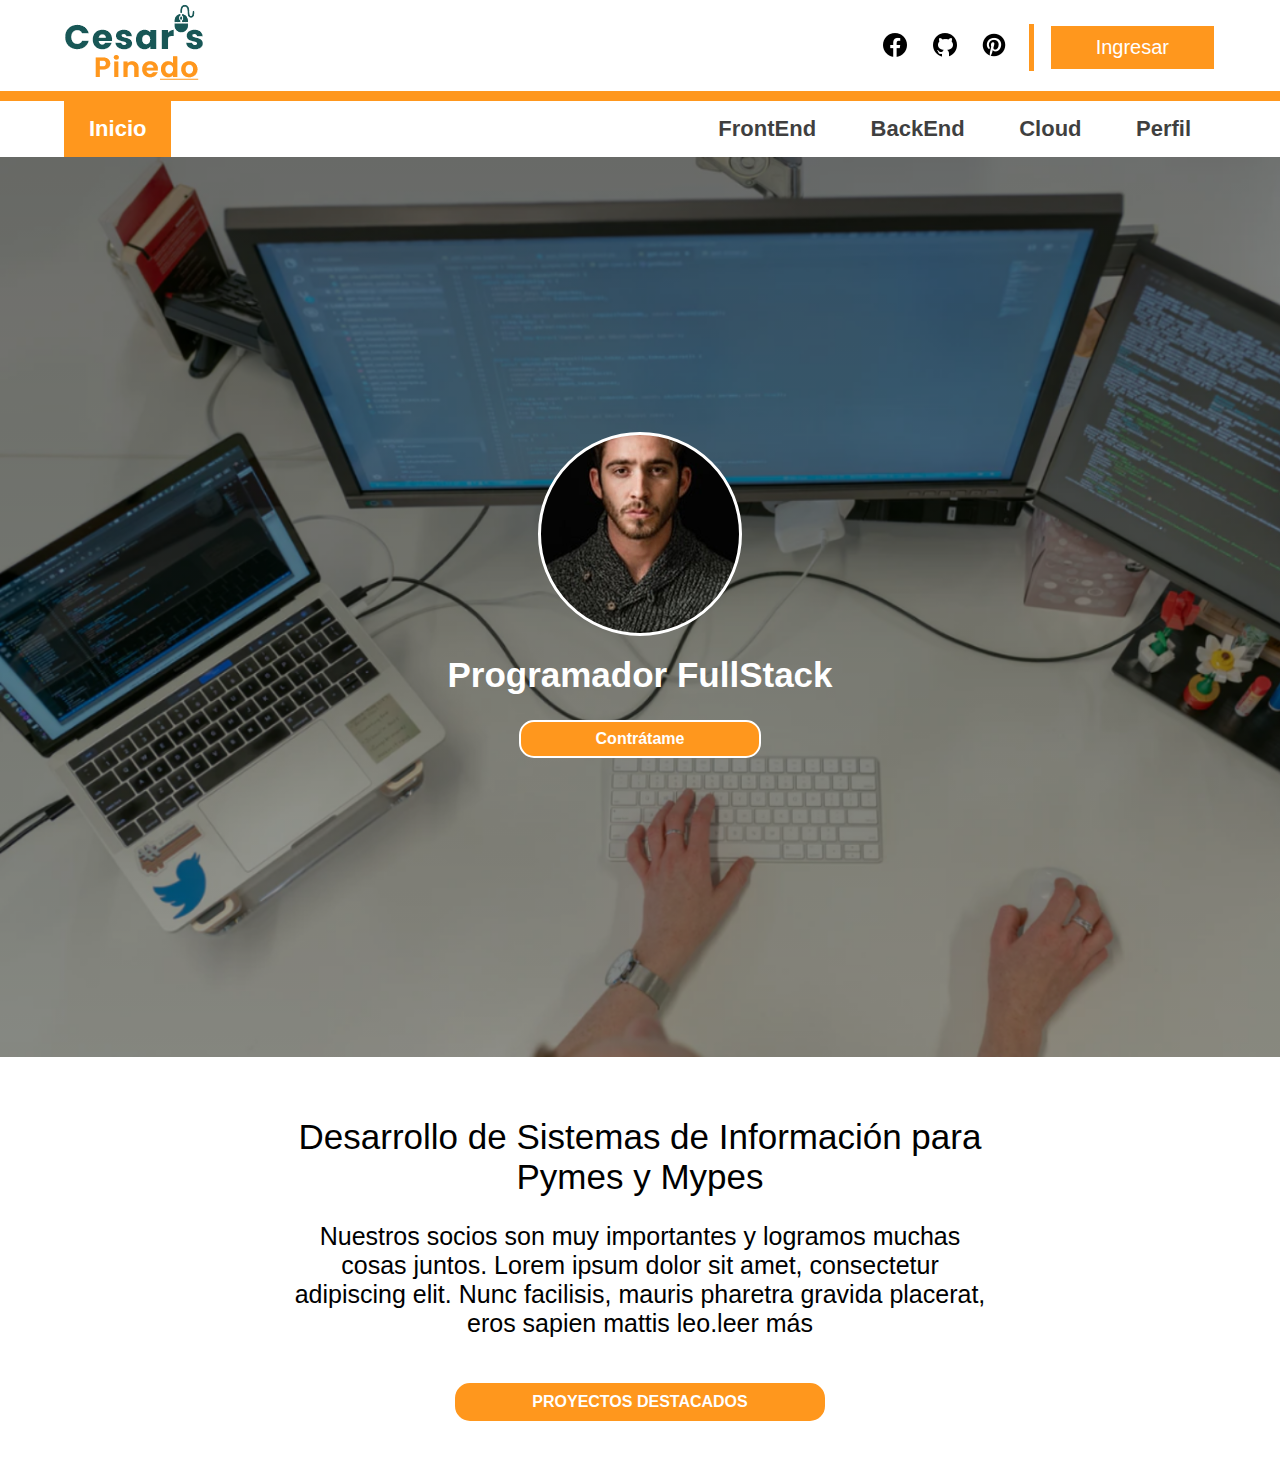
<file: index.html>
<!DOCTYPE html>
<html lang="en">

<head>
    <meta charset="UTF-8">
    <meta name="viewport" content="width=device-width, initial-scale=1.0">
    <title>Cesars Pinedo</title>
    <link rel="stylesheet" href="style.css">
    <link href="https://fonts.googleapis.com/css?family=Anton&display=swap" rel="stylesheet">
    <link href="https://fonts.googleapis.com/css?family=Poppins&display=swap" rel="stylesheet">
    <link href="https://fonts.googleapis.com/css?family=Mukta&display=swap" rel="stylesheet">
</head>

<body>
    <header>
        <nav>
            <img src="logo.png" alt="">
            <ul class="nav-ul float-end">
                <li class="nav-item-redes ">
                    <ul class="nav-item">
                        <li class="nav-item  "><img src="icons8_facebook_30px.png" alt=""></li>
                        <li class="nav-item "><img src="icons8_github_30px_1.png" alt=""></li>
                        <li class="nav-item "><img src="icons8_pinterest_30px.png" alt=""></li>
                    </ul>
                </li>

                <li class="nav-item rigth-line">
                    <button class="btn-orange">Ingresar</button>
                </li>
            </ul>
        </nav>
        <hr class="line">
        </hr>
        <div id="bg-img1" class="shadow container ">
            <ul id="navbar">
                <li class="menu-item-img  " id="logo-2"> <img src="logo2.png" alt=""></li>
                <li class="menu-item-active"> Inicio</li>
                <ul class="float-end">
                    <li class="menu-item">FrontEnd</li>
                    <li class="menu-item">BackEnd</li>
                    <li class="menu-item">Cloud</li>
                    <li class="menu-item">Perfil</li>
                </ul>
            </ul>

        </div>
    </header>
    <main>
        <div class="bg-img">
            <div class="foto-middler">
                <img src="foto.png" alt="">
                <h1>Programador FullStack</h1>
                <button id="btncontratame">Contrátame</button>
            </div>
        </div>
        <div class="bg-first-section">
            <div class="container ">
                <section class="secondary-text">
                    <h1> Desarrollo de Sistemas de Información para Pymes y Mypes</h1>
                    <P>Nuestros socios son muy importantes y logramos muchas cosas juntos. Lorem ipsum dolor sit amet, consectetur adipiscing elit. Nunc facilisis, mauris pharetra gravida placerat, eros sapien mattis leo.leer más</P>
                    <button>PROYECTOS DESTACADOS</button>
                </section>
            </div>
        </div>

    </main>
    <footer>

    </footer>

    <script>
        // When the user scrolls down 20px from the top of the document, slide down the navbar
        window.onscroll = function() {
            myFunction()
        };
        var navbar = document.getElementById("navbar");
        var bgimg1 = document.getElementById("bg-img1");
        var logo2 = document.getElementById("logo-2");

        var sticky = navbar.offsetTop;

        function myFunction() {
            if (window.pageYOffset >= sticky) {
                navbar.classList.add("nav-fixed");
                bgimg1.classList.remove("container");
                logo2.style.display = "inline-block";

                //logo2.classList.add("view-inactive");
                //logo2.classList.remove("view-active");

            } else {
                navbar.classList.remove("nav-fixed");
                bgimg1.classList.add("container");
                logo2.style.display = "none";

                //logo2.classList.add("view-active");
                //logo2.classList.remove("view-inactive");
            }
        }
    </script>

</body>

</html>
</file>
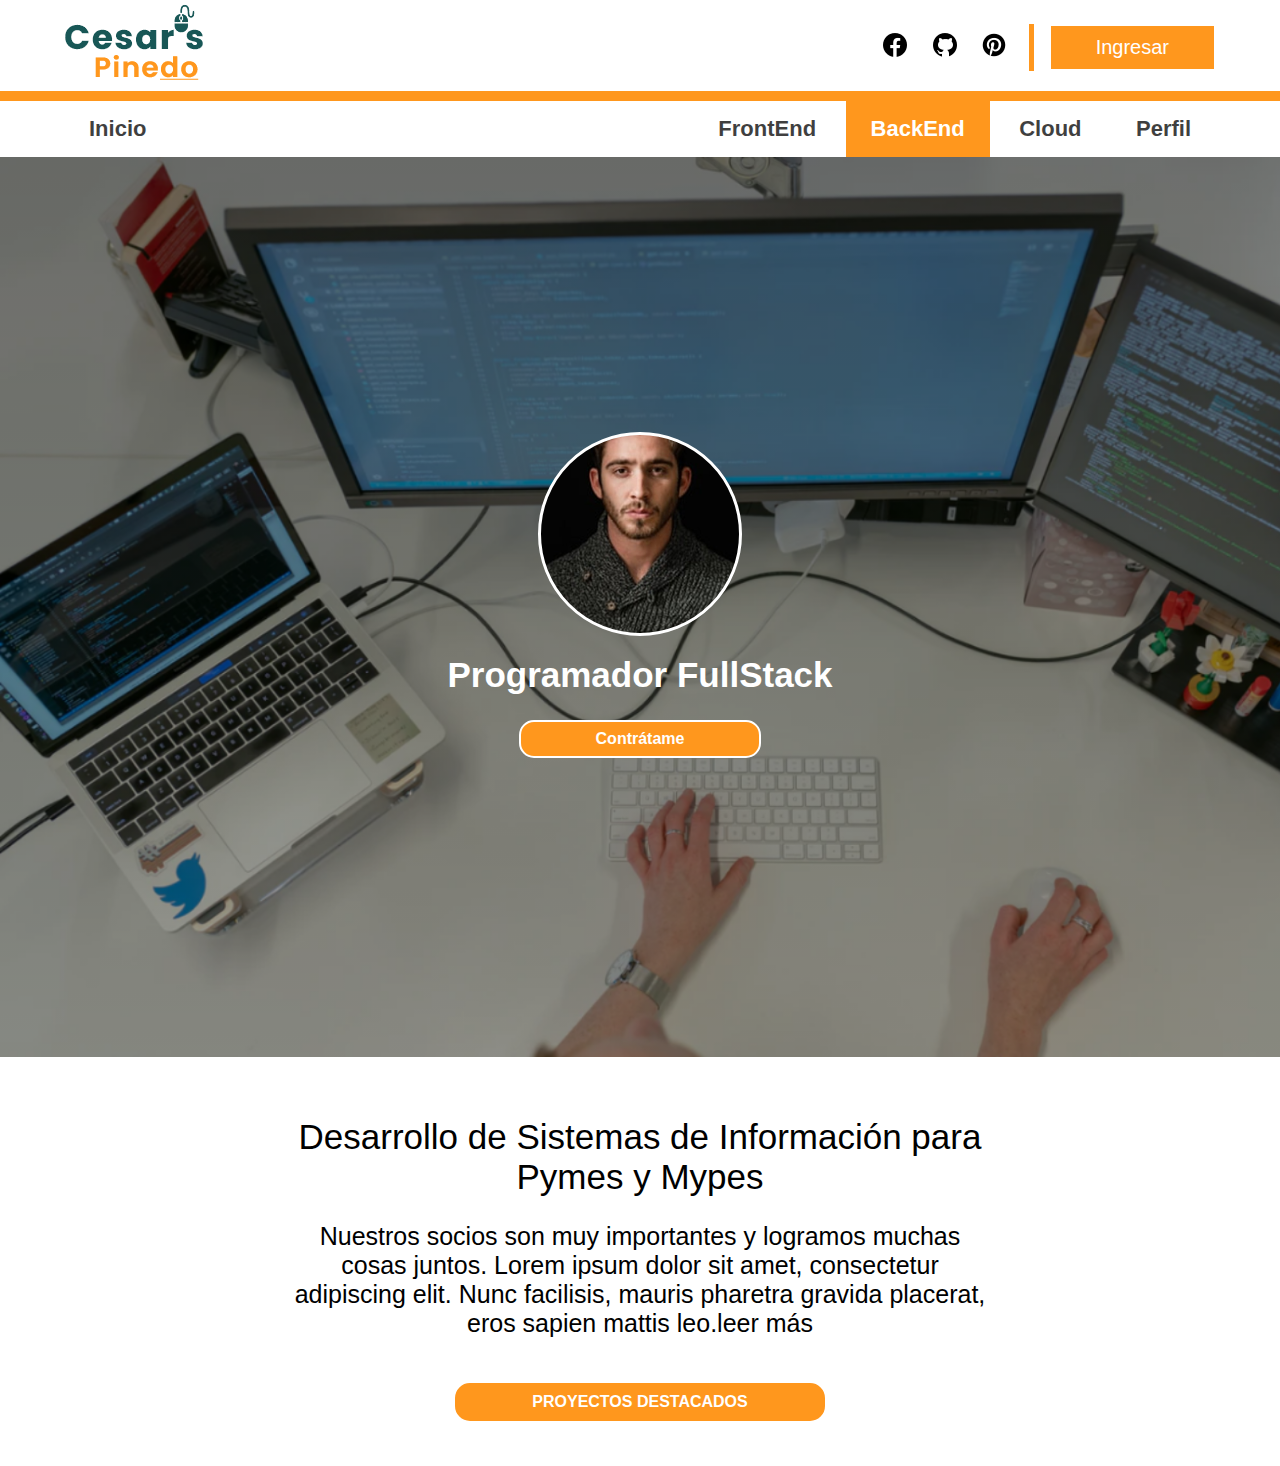
<file: backend.html>
<!DOCTYPE html>
<html lang="en">

<head>
    <meta charset="UTF-8">
    <meta name="viewport" content="width=device-width, initial-scale=1.0">
    <title>Cesars Pinedo</title>
    <link rel="stylesheet" href="style.css">
    <link href="https://fonts.googleapis.com/css?family=Anton&display=swap" rel="stylesheet">
    <link href="https://fonts.googleapis.com/css?family=Poppins&display=swap" rel="stylesheet">
    <link href="https://fonts.googleapis.com/css?family=Mukta&display=swap" rel="stylesheet">
</head>

<body>
    <header>
        <nav>
            <img src="logo.png" alt="">
            <ul class="nav-ul float-end">
                <li class="nav-item-redes ">
                    <ul class="nav-item">
                        <li class="nav-item  "><img src="icons8_facebook_30px.png" alt=""></li>
                        <li class="nav-item "><img src="icons8_github_30px_1.png" alt=""></li>
                        <li class="nav-item "><img src="icons8_pinterest_30px.png" alt=""></li>
                    </ul>
                </li>

                <li class="nav-item rigth-line">
                    <button class="btn-orange">Ingresar</button>
                </li>
            </ul>
        </nav>
        <hr class="line">
        </hr>
        <div id="bg-img1" class="shadow container ">
            <ul id="navbar">
                <li class="menu-item-img  " id="logo-2"> <img src="logo2.png" alt=""></li>
                <li class="menu-item"><a href="index.html">Inicio</a></li>
                <ul class="float-end">
                    <li class="menu-item"><a href="frontend.html">FrontEnd</a></li>
                    <li class="menu-item-active">
                        <a href="backend.html">BackEnd</a></li>
                    <li class="menu-item">
                        <a href="cloud.html">Cloud</a></li>
                    <li class="menu-item">
                        <a href="perfil.html">Perfil</a></li>
                </ul>
            </ul>

        </div>
    </header>
    <main>
        <div class="bg-img">
            <div class="foto-middler">
                <img src="foto.png" alt="">
                <h1>Programador FullStack</h1>
                <button id="btncontratame">Contrátame</button>
            </div>
        </div>
        <div class="bg-first-section">
            <div class="container ">
                <section class="secondary-text">
                    <h1> Desarrollo de Sistemas de Información para Pymes y Mypes</h1>
                    <P>Nuestros socios son muy importantes y logramos muchas cosas juntos. Lorem ipsum dolor sit amet, consectetur adipiscing elit. Nunc facilisis, mauris pharetra gravida placerat, eros sapien mattis leo.leer más</P>
                    <button>PROYECTOS DESTACADOS</button>
                </section>
            </div>
        </div>

    </main>
    <footer>

    </footer>

    <script>
        // When the user scrolls down 20px from the top of the document, slide down the navbar
        window.onscroll = function() {
            myFunction()
        };
        var navbar = document.getElementById("navbar");
        var bgimg1 = document.getElementById("bg-img1");
        var logo2 = document.getElementById("logo-2");

        var sticky = navbar.offsetTop;

        function myFunction() {
            if (window.pageYOffset >= sticky) {
                navbar.classList.add("nav-fixed");
                bgimg1.classList.remove("container");
                logo2.style.display = "inline-block";

                //logo2.classList.add("view-inactive");
                //logo2.classList.remove("view-active");

            } else {
                navbar.classList.remove("nav-fixed");
                bgimg1.classList.add("container");
                logo2.style.display = "none";

                //logo2.classList.add("view-active");
                //logo2.classList.remove("view-inactive");
            }
        }
    </script>

</body>

</html>
</file>
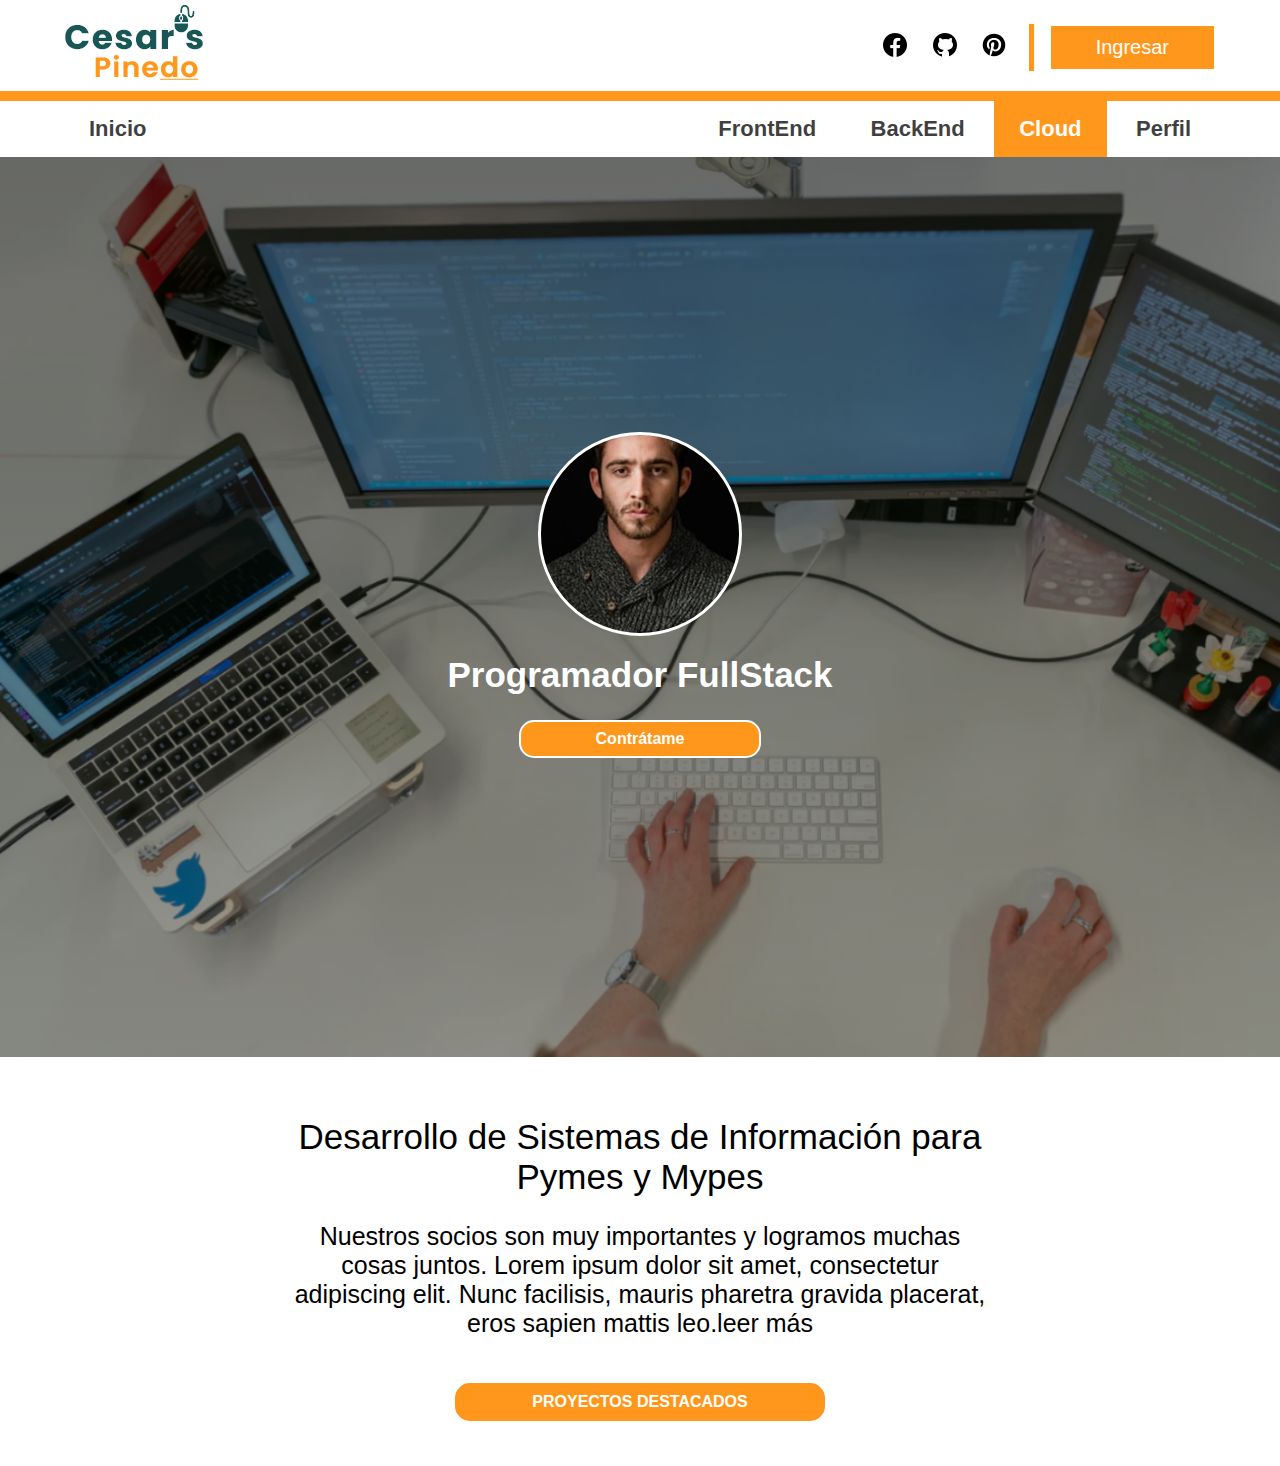
<file: cloud.html>
<!DOCTYPE html>
<html lang="en">

<head>
    <meta charset="UTF-8">
    <meta name="viewport" content="width=device-width, initial-scale=1.0">
    <title>Cesars Pinedo</title>
    <link rel="stylesheet" href="style.css">
    <link href="https://fonts.googleapis.com/css?family=Anton&display=swap" rel="stylesheet">
    <link href="https://fonts.googleapis.com/css?family=Poppins&display=swap" rel="stylesheet">
    <link href="https://fonts.googleapis.com/css?family=Mukta&display=swap" rel="stylesheet">
</head>

<body>
    <header>
        <nav>
            <img src="logo.png" alt="">
            <ul class="nav-ul float-end">
                <li class="nav-item-redes ">
                    <ul class="nav-item">
                        <li class="nav-item  "><img src="icons8_facebook_30px.png" alt=""></li>
                        <li class="nav-item "><img src="icons8_github_30px_1.png" alt=""></li>
                        <li class="nav-item "><img src="icons8_pinterest_30px.png" alt=""></li>
                    </ul>
                </li>

                <li class="nav-item rigth-line">
                    <button class="btn-orange">Ingresar</button>
                </li>
            </ul>
        </nav>
        <hr class="line">
        </hr>
        <div id="bg-img1" class="shadow container ">
            <ul id="navbar">
                <li class="menu-item-img  " id="logo-2"> <img src="logo2.png" alt=""></li>
                <li class="menu-item"><a href="index.html">Inicio</a></li>
                <ul class="float-end">
                    <li class="menu-item"><a href="frontend.html">FrontEnd</a></li>
                    <li class="menu-item">
                        <a href="backend.html">BackEnd</a></li>
                    <li class="menu-item-active">
                        <a href="cloud.html">Cloud</a></li>
                    <li class="menu-item">
                        <a href="perfil.html">Perfil</a></li>
                </ul>
            </ul>

        </div>
    </header>
    <main>
        <div class="bg-img">
            <div class="foto-middler">
                <img src="foto.png" alt="">
                <h1>Programador FullStack</h1>
                <button id="btncontratame">Contrátame</button>
            </div>
        </div>
        <div class="bg-first-section">
            <div class="container ">
                <section class="secondary-text">
                    <h1> Desarrollo de Sistemas de Información para Pymes y Mypes</h1>
                    <P>Nuestros socios son muy importantes y logramos muchas cosas juntos. Lorem ipsum dolor sit amet, consectetur adipiscing elit. Nunc facilisis, mauris pharetra gravida placerat, eros sapien mattis leo.leer más</P>
                    <button>PROYECTOS DESTACADOS</button>
                </section>
            </div>
        </div>

    </main>
    <footer>

    </footer>

    <script>
        // When the user scrolls down 20px from the top of the document, slide down the navbar
        window.onscroll = function() {
            myFunction()
        };
        var navbar = document.getElementById("navbar");
        var bgimg1 = document.getElementById("bg-img1");
        var logo2 = document.getElementById("logo-2");

        var sticky = navbar.offsetTop;

        function myFunction() {
            if (window.pageYOffset >= sticky) {
                navbar.classList.add("nav-fixed");
                bgimg1.classList.remove("container");
                logo2.style.display = "inline-block";

                //logo2.classList.add("view-inactive");
                //logo2.classList.remove("view-active");

            } else {
                navbar.classList.remove("nav-fixed");
                bgimg1.classList.add("container");
                logo2.style.display = "none";

                //logo2.classList.add("view-active");
                //logo2.classList.remove("view-inactive");
            }
        }
    </script>

</body>

</html>
</file>
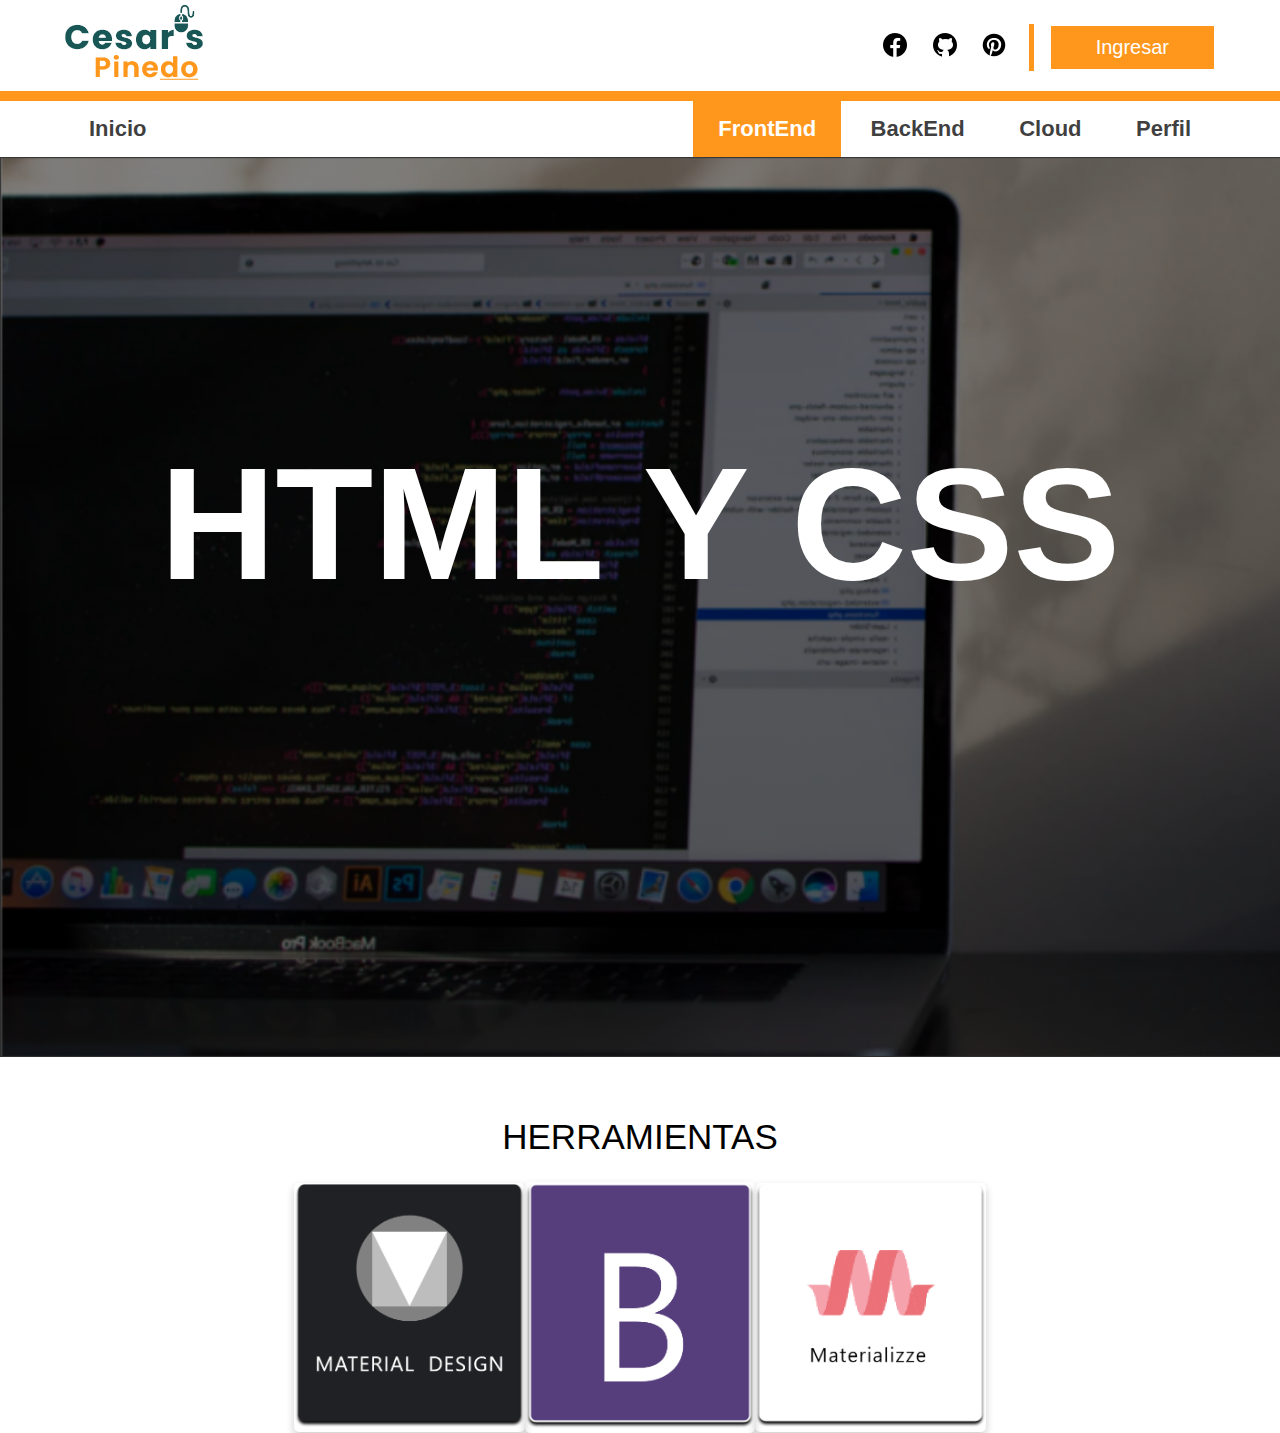
<file: frontend.html>
<!DOCTYPE html>
<html lang="en">

<head>
    <meta charset="UTF-8">
    <meta name="viewport" content="width=device-width, initial-scale=1.0">
    <title>Cesars Pinedo</title>
    <link rel="stylesheet" href="style.css">
    <link href="https://fonts.googleapis.com/css?family=Anton&display=swap" rel="stylesheet">
    <link href="https://fonts.googleapis.com/css?family=Poppins&display=swap" rel="stylesheet">
    <link href="https://fonts.googleapis.com/css?family=Mukta&display=swap" rel="stylesheet">
</head>

<body>
    <header>
        <nav>
            <img src="logo.png" alt="">
            <ul class="nav-ul float-end">
                <li class="nav-item-redes ">
                    <ul class="nav-item">
                        <li class="nav-item  "><img src="icons8_facebook_30px.png" alt=""></li>
                        <li class="nav-item "><img src="icons8_github_30px_1.png" alt=""></li>
                        <li class="nav-item "><img src="icons8_pinterest_30px.png" alt=""></li>
                    </ul>
                </li>

                <li class="nav-item rigth-line">
                    <button class="btn-orange">Ingresar</button>
                </li>
            </ul>
        </nav>
        <hr class="line">
        </hr>
        <div id="bg-img1" class="shadow container ">
            <ul id="navbar">
                <li class="menu-item-img  " id="logo-2"> <img src="logo2.png" alt=""></li>
                <li class="menu-item"><a href="index.html">Inicio</a></li>
                <ul class="float-end">
                    <li class="menu-item-active"><a href="frontend.html">FrontEnd</a></li>
                    <li class="menu-item">
                        <a href="backend.html">BackEnd</a></li>
                    <li class="menu-item">
                        <a href="cloud.html">Cloud</a></li>
                    <li class="menu-item">
                        <a href="perfil.html">Perfil</a></li>
                </ul>
            </ul>

        </div>
    </header>
    <main>
        <div class="bg-imghtml">
            <div class="text-middler">
                <h1>HTML Y CSS</h1>
            </div>
        </div>
        <div class="bg-first-section">
            <div class="container ">
                <section class="secondary-text">
                    <h1>HERRAMIENTAS</h1>
                    <article class="second-section">
                        <div class="card">
                            <img class="img-card" src="material-icon.png" alt="Avatar" style="width:100%">

                        </div>
                        <div class="card">
                            <img class="img-card" src="bootstrap.png" alt="Avatar" style="width:100%">

                        </div>
                        <div class="card">
                            <img class="img-card" src="materializze.png" alt="Avatar" style="width:100%">

                        </div>
                    </article>
                </section>
            </div>
        </div>

    </main>
    <footer>

    </footer>

    <script>
        // When the user scrolls down 20px from the top of the document, slide down the navbar
        window.onscroll = function() {
            myFunction()
        };
        var navbar = document.getElementById("navbar");
        var bgimg1 = document.getElementById("bg-img1");
        var logo2 = document.getElementById("logo-2");

        var sticky = navbar.offsetTop;

        function myFunction() {
            if (window.pageYOffset >= sticky) {
                navbar.classList.add("nav-fixed");
                bgimg1.classList.remove("container");
                logo2.style.display = "inline-block";

                //logo2.classList.add("view-inactive");
                //logo2.classList.remove("view-active");

            } else {
                navbar.classList.remove("nav-fixed");
                bgimg1.classList.add("container");
                logo2.style.display = "none";

                //logo2.classList.add("view-active");
                //logo2.classList.remove("view-inactive");
            }
        }
    </script>

</body>

</html>
</file>
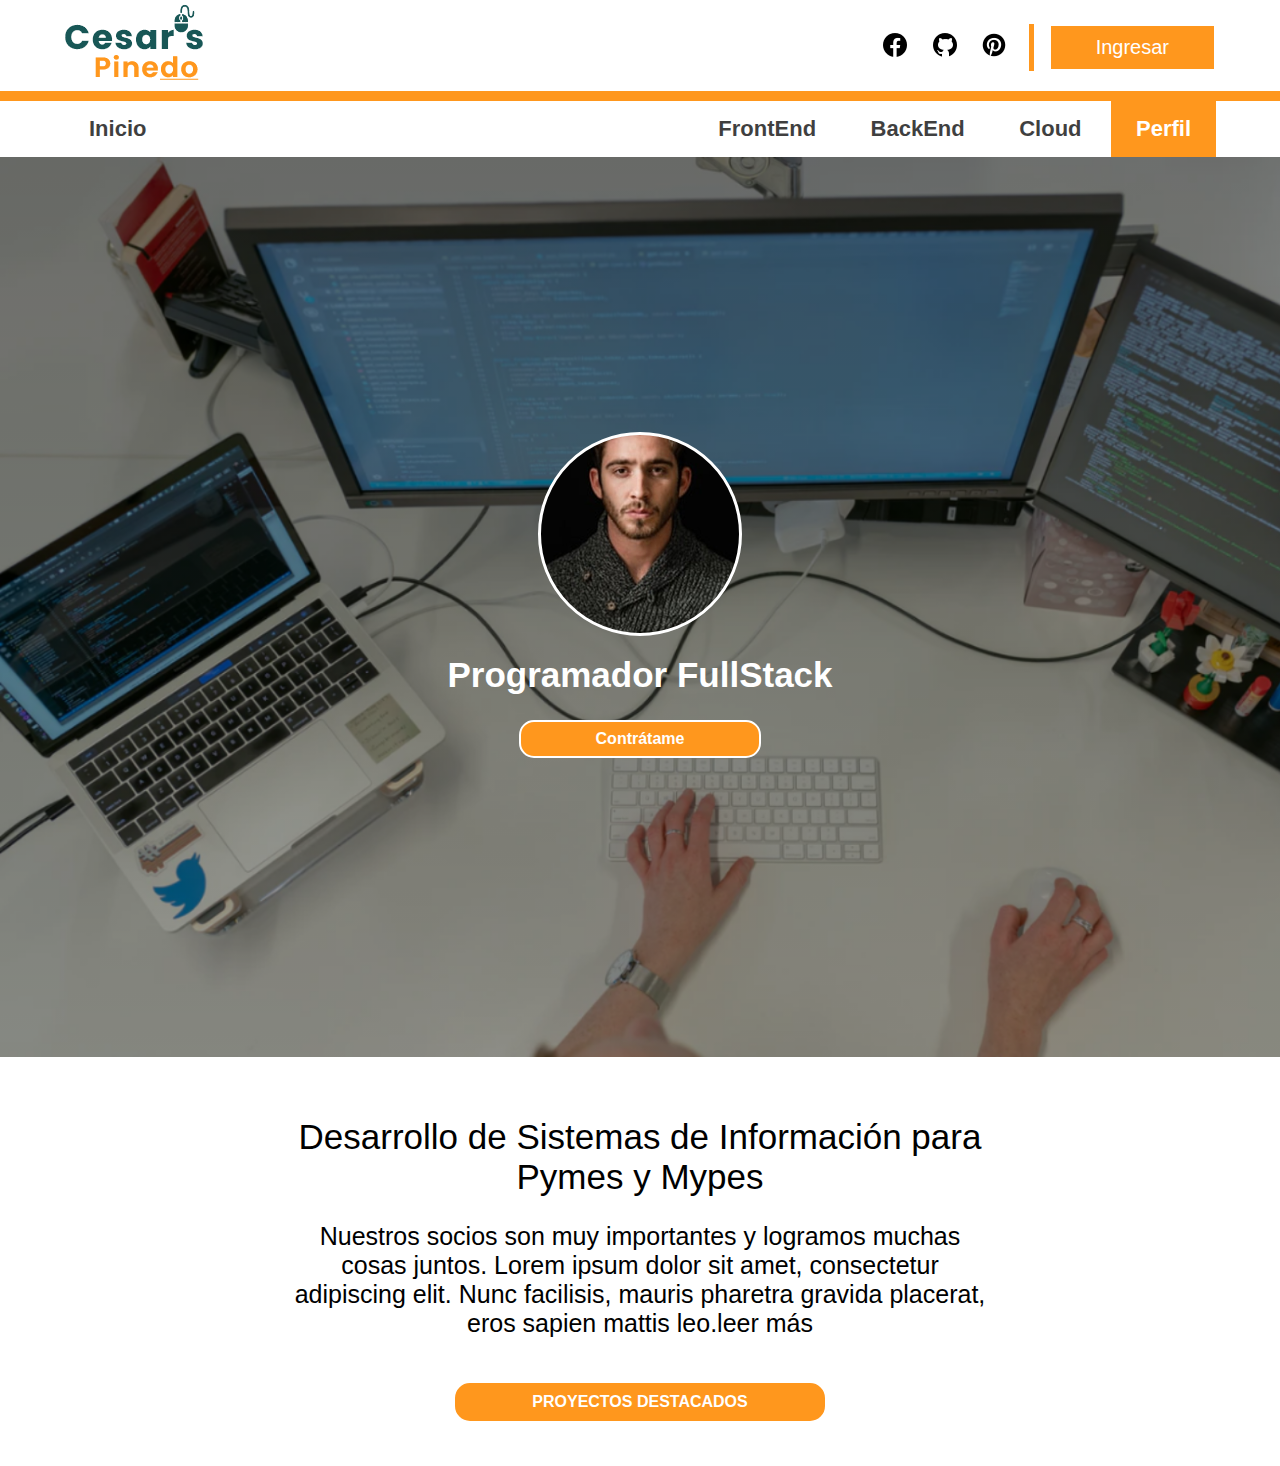
<file: perfil.html>
<!DOCTYPE html>
<html lang="en">

<head>
    <meta charset="UTF-8">
    <meta name="viewport" content="width=device-width, initial-scale=1.0">
    <title>Cesars Pinedo</title>
    <link rel="stylesheet" href="style.css">
    <link href="https://fonts.googleapis.com/css?family=Anton&display=swap" rel="stylesheet">
    <link href="https://fonts.googleapis.com/css?family=Poppins&display=swap" rel="stylesheet">
    <link href="https://fonts.googleapis.com/css?family=Mukta&display=swap" rel="stylesheet">
</head>

<body>
    <header>
        <nav>
            <img src="logo.png" alt="">
            <ul class="nav-ul float-end">
                <li class="nav-item-redes ">
                    <ul class="nav-item">
                        <li class="nav-item  "><img src="icons8_facebook_30px.png" alt=""></li>
                        <li class="nav-item "><img src="icons8_github_30px_1.png" alt=""></li>
                        <li class="nav-item "><img src="icons8_pinterest_30px.png" alt=""></li>
                    </ul>
                </li>

                <li class="nav-item rigth-line">
                    <button class="btn-orange">Ingresar</button>
                </li>
            </ul>
        </nav>
        <hr class="line">
        </hr>
        <div id="bg-img1" class="shadow container ">
            <ul id="navbar">
                <li class="menu-item-img  " id="logo-2"> <img src="logo2.png" alt=""></li>
                <li class="menu-item"><a href="index.html">Inicio</a></li>
                <ul class="float-end">
                    <li class="menu-item"><a href="frontend.html">FrontEnd</a></li>
                    <li class="menu-item">
                        <a href="backend.html">BackEnd</a></li>
                    <li class="menu-item">
                        <a href="cloud.html">Cloud</a></li>
                    <li class="menu-item-active">
                        <a href="perfil.html">Perfil</a></li>
                </ul>
            </ul>

        </div>
    </header>
    <main>
        <div class="bg-img">
            <div class="foto-middler">
                <img src="foto.png" alt="">
                <h1>Programador FullStack</h1>
                <button id="btncontratame">Contrátame</button>
            </div>
        </div>
        <div class="bg-first-section">
            <div class="container ">
                <section class="secondary-text">
                    <h1> Desarrollo de Sistemas de Información para Pymes y Mypes</h1>
                    <P>Nuestros socios son muy importantes y logramos muchas cosas juntos. Lorem ipsum dolor sit amet, consectetur adipiscing elit. Nunc facilisis, mauris pharetra gravida placerat, eros sapien mattis leo.leer más</P>
                    <button>PROYECTOS DESTACADOS</button>
                </section>
            </div>
        </div>

    </main>
    <footer>

    </footer>

    <script>
        // When the user scrolls down 20px from the top of the document, slide down the navbar
        window.onscroll = function() {
            myFunction()
        };
        var navbar = document.getElementById("navbar");
        var bgimg1 = document.getElementById("bg-img1");
        var logo2 = document.getElementById("logo-2");

        var sticky = navbar.offsetTop;

        function myFunction() {
            if (window.pageYOffset >= sticky) {
                navbar.classList.add("nav-fixed");
                bgimg1.classList.remove("container");
                logo2.style.display = "inline-block";

                //logo2.classList.add("view-inactive");
                //logo2.classList.remove("view-active");

            } else {
                navbar.classList.remove("nav-fixed");
                bgimg1.classList.add("container");
                logo2.style.display = "none";

                //logo2.classList.add("view-active");
                //logo2.classList.remove("view-inactive");
            }
        }
    </script>

</body>

</html>
</file>
<file: style.css>
html {
    font-family: -apple-system, BlinkMacSystemFont, 'Segoe UI', Roboto, Oxygen, Ubuntu, Cantarell, 'Open Sans', 'Helvetica Neue', sans-serif;
    margin: 0px;
    padding: 0px;
}

* {
    margin: 0px;
    padding: 0px;
    --colororange: #FF971D;
    --colortext: #FFF;
    --colorgray: #D4C9C9;
    --bg-principal: #F9F6F7;
}

.rigth-line {
    border-left-color: var(--colororange);
    border-left-style: solid;
    border-left-width: 5px;
}

nav {
    padding-left: 5%;
    padding-right: 5%;
}

.shadow {
    -webkit-box-shadow: 0 5px 1px 0 #5E5E5E;
    box-shadow: 0 5px 1px 0 #5E5E5E;
}

.container {
    background-color: white;
    padding-left: 5%;
    padding-right: 5%;
}

.content {
    padding: 16px;
}

.bg-white {
    width: 100%;
    background-color: white;
}

.nav-fixed {
    width: 100%;
    position: fixed;
    background-color: white;
    top: 0;
}

#logo-2 {
    display: none;
}

.menu-item {
    opacity: 0.75;
    font-size: 22px;
    font-weight: bold;
    display: inline-block;
    padding-right: 25px;
    padding-left: 25px;
    padding-top: 15px;
    padding-bottom: 15px;
    color: black;
}

.menu-item a {
    color: black;
    text-decoration: none;
}

.menu-item-img {
    display: inline-block;
    top: 0;
    padding-right: 25px;
    padding-left: 25px;
    vertical-align: middle;
}

.text-middler {
    padding-top: 275px;
    vertical-align: bottom;
    text-align: center;
    font-size: 80px;
    color: white;
}

.foto-middler {
    padding-top: 275px;
    vertical-align: bottom;
    text-align: center;
}

.foto-middler h1 {
    margin-top: 15px;
    font-size: 35px;
    color: white;
}

.foto-middler button {
    margin-top: 25px;
    background-color: var(--colororange);
    border-radius: 15px;
    border-style: double;
    border-color: var(--colortext);
    padding-left: 75px;
    font-size: 16px;
    padding-right: 75px;
    padding-top: 8px;
    padding-bottom: 8px;
    text-decoration: none;
    color: white;
    text-align: center;
    font-weight: bold;
}

.foto-middler button:hover {
    margin-top: 25px;
    background-color: var(--colortext);
    border-radius: 15px;
    border-style: double;
    border-color: var(--colororange);
    padding-left: 75px;
    font-size: 16px;
    padding-right: 75px;
    padding-top: 8px;
    padding-bottom: 8px;
    text-decoration: none;
    color: var(--colororange);
    text-align: center;
    font-weight: bold;
}

.menu-item:hover {
    opacity: 1;
    background-color: var(--colororange);
    color: var(--colortext);
    font-size: 22px;
    font-weight: bold;
    display: inline-block;
    padding-right: 25px;
    padding-left: 25px;
    padding-top: 15px;
    padding-bottom: 15px;
}

.menu-item:hover a {
    color: white;
}

.menu-item-active {
    background-color: var(--colororange);
    color: var(--colortext);
    font-size: 22px;
    font-weight: bold;
    display: inline-block;
    padding-right: 25px;
    padding-left: 25px;
    padding-top: 15px;
    padding-bottom: 15px;
}

.menu-item-active a {
    text-decoration: none;
    color: white;
}

.line {
    border: 5px solid var(--colororange);
}

.float-end {
    float: right;
}

.bg-imghtml {
    background-image: linear-gradient(to bottom, rgba(0, 0, 0, 0.5), rgba(0, 0, 0, 0.6)), url("bg-html.png");
    background-repeat: no-repeat, repeat;
    background-size: cover;
    height: 100vh;
    width: 100%;
}

.bg-img {
    background-image: linear-gradient(to bottom, rgba(0, 0, 0, 0.5), rgba(0, 0, 0, 0.4)), url("bg-inicio.png");
    background-repeat: no-repeat, repeat;
    background-size: cover;
    height: 100vh;
    width: 100%;
}

.nav-item-redes {
    display: inline-block;
    text-decoration: none;
    vertical-align: middle;
    padding: 15px;
}

.nav-ul {
    padding-top: 15px;
    display: inline-block;
}

.nav-item {
    display: inline-block;
    text-decoration: none;
    vertical-align: middle;
    padding-left: 15px;
}

.btn-orange {
    border-width: 2px;
    border-color: var(--colortext);
    background-color: var(--colororange);
    border-style: solid;
    color: var(--colortext);
    padding-left: 45px;
    padding-right: 45px;
    padding-top: 10px;
    padding-bottom: 10px;
    vertical-align: middle;
    font-size: 20px;
}

.btn-orange:hover {
    border-width: 2px;
    border-color: var(--colororange);
    border-style: solid;
    background-color: var(--colortext);
    color: var(--colororange);
    padding-left: 45px;
    padding-right: 45px;
    padding-top: 10px;
    padding-bottom: 10px;
    vertical-align: middle;
    font-size: 20px;
}

.section {
    padding-top: 25px;
    padding-bottom: 25px;
}

.bg-first-section {
    background-color: var(--bg-principal);
}

.second-section {
    padding-top: 25px;
    display: flex;
    flex-direction: row;
    flex-wrap: nowrap;
    justify-content: space-around;
    align-items: center;
    align-content: center;
}

.secondary-text {
    width: 60%;
    margin: auto;
    padding-top: 15px;
    text-align: center;
}

.secondary-text h1 {
    margin-top: 45px;
    font-weight: lighter;
    font-size: 35px;
    color: var(--text-primary);
}

.secondary-text p {
    font-size: 25px;
    margin: auto;
    margin-top: 25px;
    color: var(--text-secondary)
}

.secondary-text button {
    margin-top: 45px;
    margin-bottom: 45px;
    background-color: var(--colororange);
    border-radius: 15px;
    border-style: double;
    border-color: var(--colororange);
    padding-left: 75px;
    font-size: 16px;
    padding-right: 75px;
    padding-top: 8px;
    padding-bottom: 8px;
    text-decoration: none;
    color: white;
    text-align: center;
    font-weight: bold;
}

.card {
    box-shadow: 0 4px 8px 0 rgba(0, 0, 0, 0.2);
    transition: 0.3s;
    width: 40%;
    display: inline-block;
    border-radius: 5px;
}

.card:hover {
    box-shadow: 0 8px 16px 0 rgba(0, 0, 0, 0.2);
}

.img-card {
    border-radius: 5px 5px 0 0;
}

.container-card {
    padding: 2px 16px;
}
</file>
